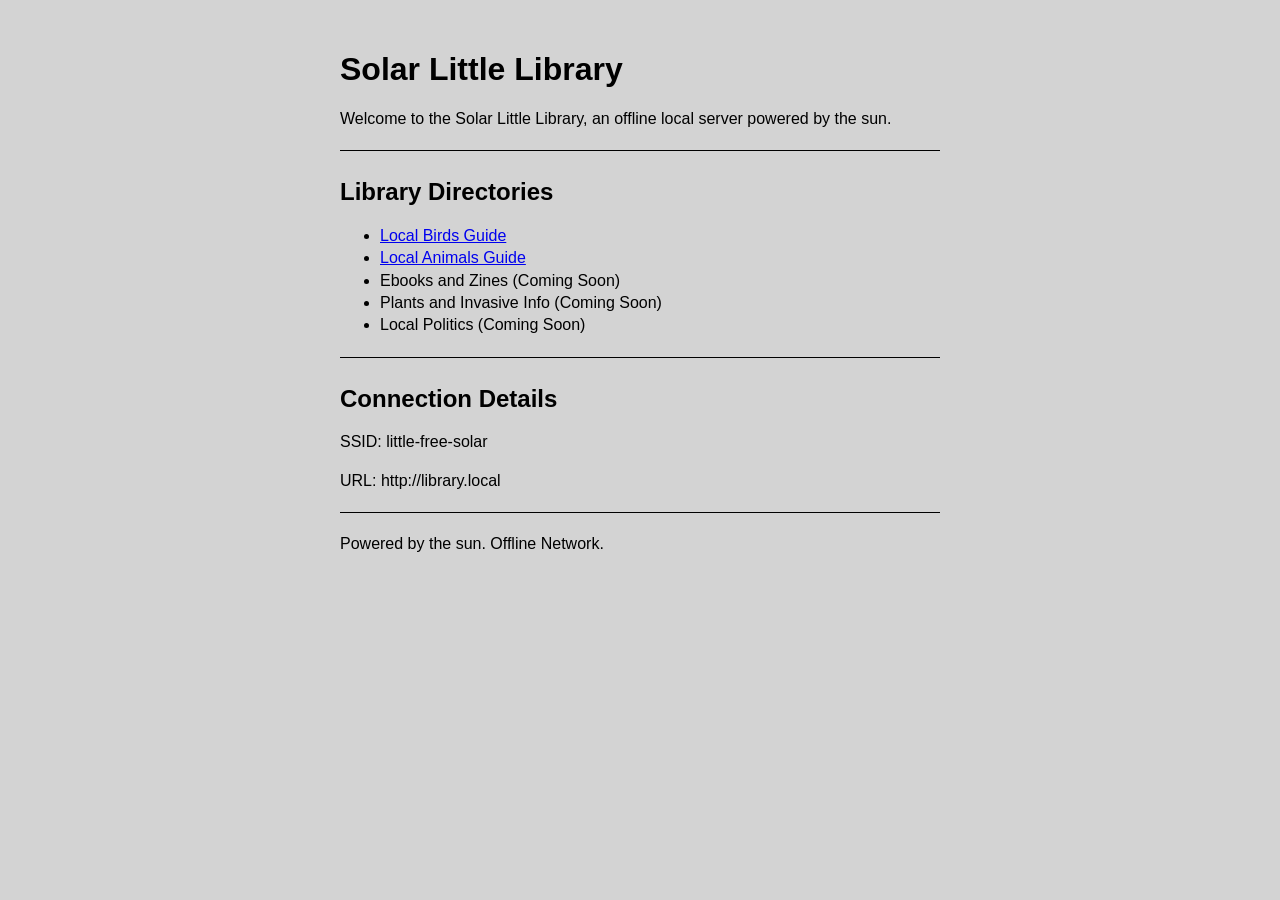
<file: metro/index.html>
<!DOCTYPE html>
<html>
<head>
    <meta name="viewport" content="width=device-width, initial-scale=1.0">
    <title>Solar Little Library</title>
    <link rel="stylesheet" href="style.css">
</head>
<body>
    <h1>Solar Little Library</h1>
    <p>Welcome to the Solar Little Library, an offline local server powered by the sun.</p>

    <hr>

    <h2>Library Directories</h2>
    <ul>
        <li><a href="birds.html">Local Birds Guide</a></li>
        <li><a href="animals.html">Local Animals Guide</a></li>
        <li>Ebooks and Zines (Coming Soon)</li>
        <li>Plants and Invasive Info (Coming Soon)</li>
        <li>Local Politics (Coming Soon)</li>
    </ul>

    <hr>

    <h2>Connection Details</h2>
    <p>SSID: little-free-solar</p>
    <p>URL: http://library.local</p>

    <hr>
    <p>Powered by the sun. Offline Network.</p>
</body>
</html>
</file>
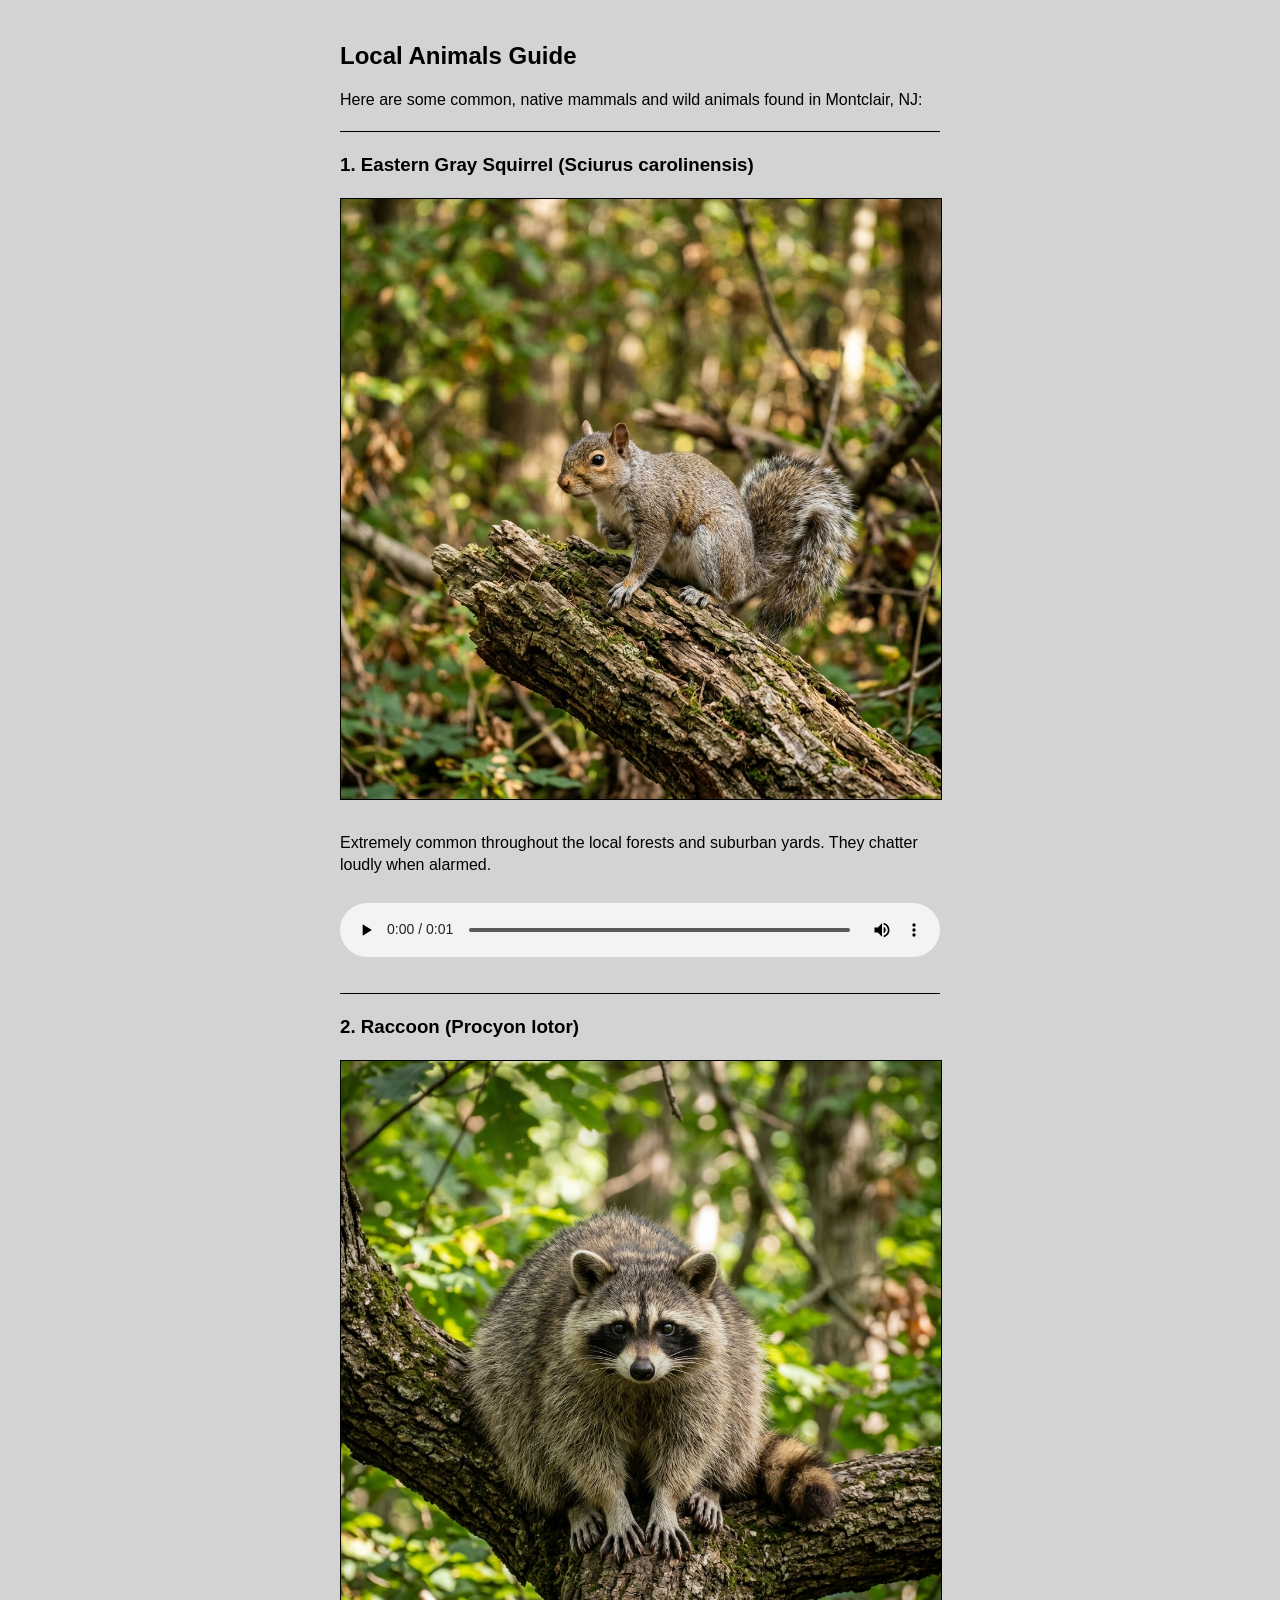
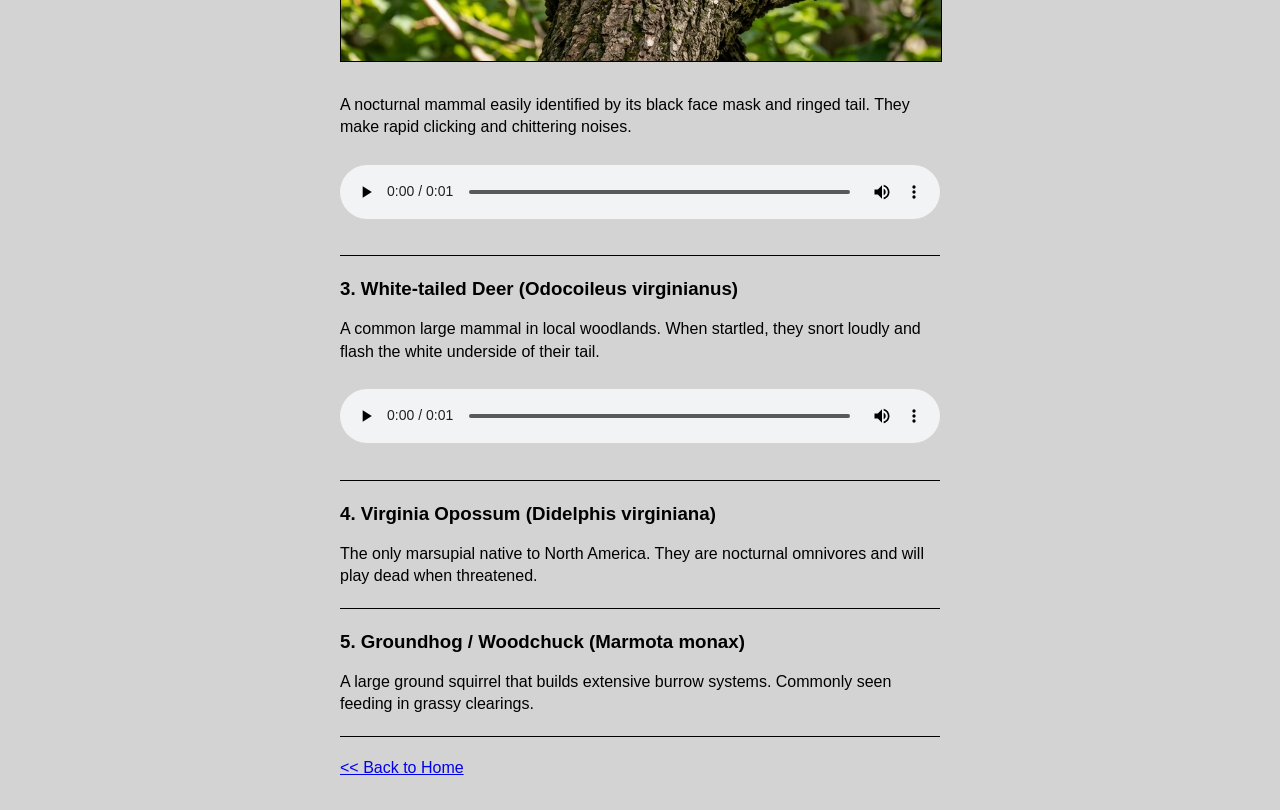
<file: metro/animals.html>
<!DOCTYPE html>
<html>
<head>
    <meta name="viewport" content="width=device-width, initial-scale=1.0">
    <title>Local Animals Guide</title>
    <link rel="stylesheet" href="style.css">
</head>
<body>
    <h2>Local Animals Guide</h2>
    <p>Here are some common, native mammals and wild animals found in Montclair, NJ:</p>

    <hr>

    <h3>1. Eastern Gray Squirrel (Sciurus carolinensis)</h3>
    <img src="squirrel.jpg" alt="Eastern Gray Squirrel">
    <p>Extremely common throughout the local forests and suburban yards. They chatter loudly when alarmed.</p>
    <audio controls>
        <source src="sounds/squirrel.wav" type="audio/wav">
        Your browser does not support the audio element.
    </audio>

    <hr>

    <h3>2. Raccoon (Procyon lotor)</h3>
    <img src="raccoon.jpg" alt="Raccoon">
    <p>A nocturnal mammal easily identified by its black face mask and ringed tail. They make rapid clicking and chittering noises.</p>
    <audio controls>
        <source src="sounds/raccoon.wav" type="audio/wav">
        Your browser does not support the audio element.
    </audio>

    <hr>

    <h3>3. White-tailed Deer (Odocoileus virginianus)</h3>
    <p>A common large mammal in local woodlands. When startled, they snort loudly and flash the white underside of their tail.</p>
    <audio controls>
        <source src="sounds/deer.wav" type="audio/wav">
        Your browser does not support the audio element.
    </audio>

    <hr>

    <h3>4. Virginia Opossum (Didelphis virginiana)</h3>
    <p>The only marsupial native to North America. They are nocturnal omnivores and will play dead when threatened.</p>

    <hr>

    <h3>5. Groundhog / Woodchuck (Marmota monax)</h3>
    <p>A large ground squirrel that builds extensive burrow systems. Commonly seen feeding in grassy clearings.</p>

    <hr>

    <p><a href="index.html">&lt;&lt; Back to Home</a></p>
</body>
</html>
</file>
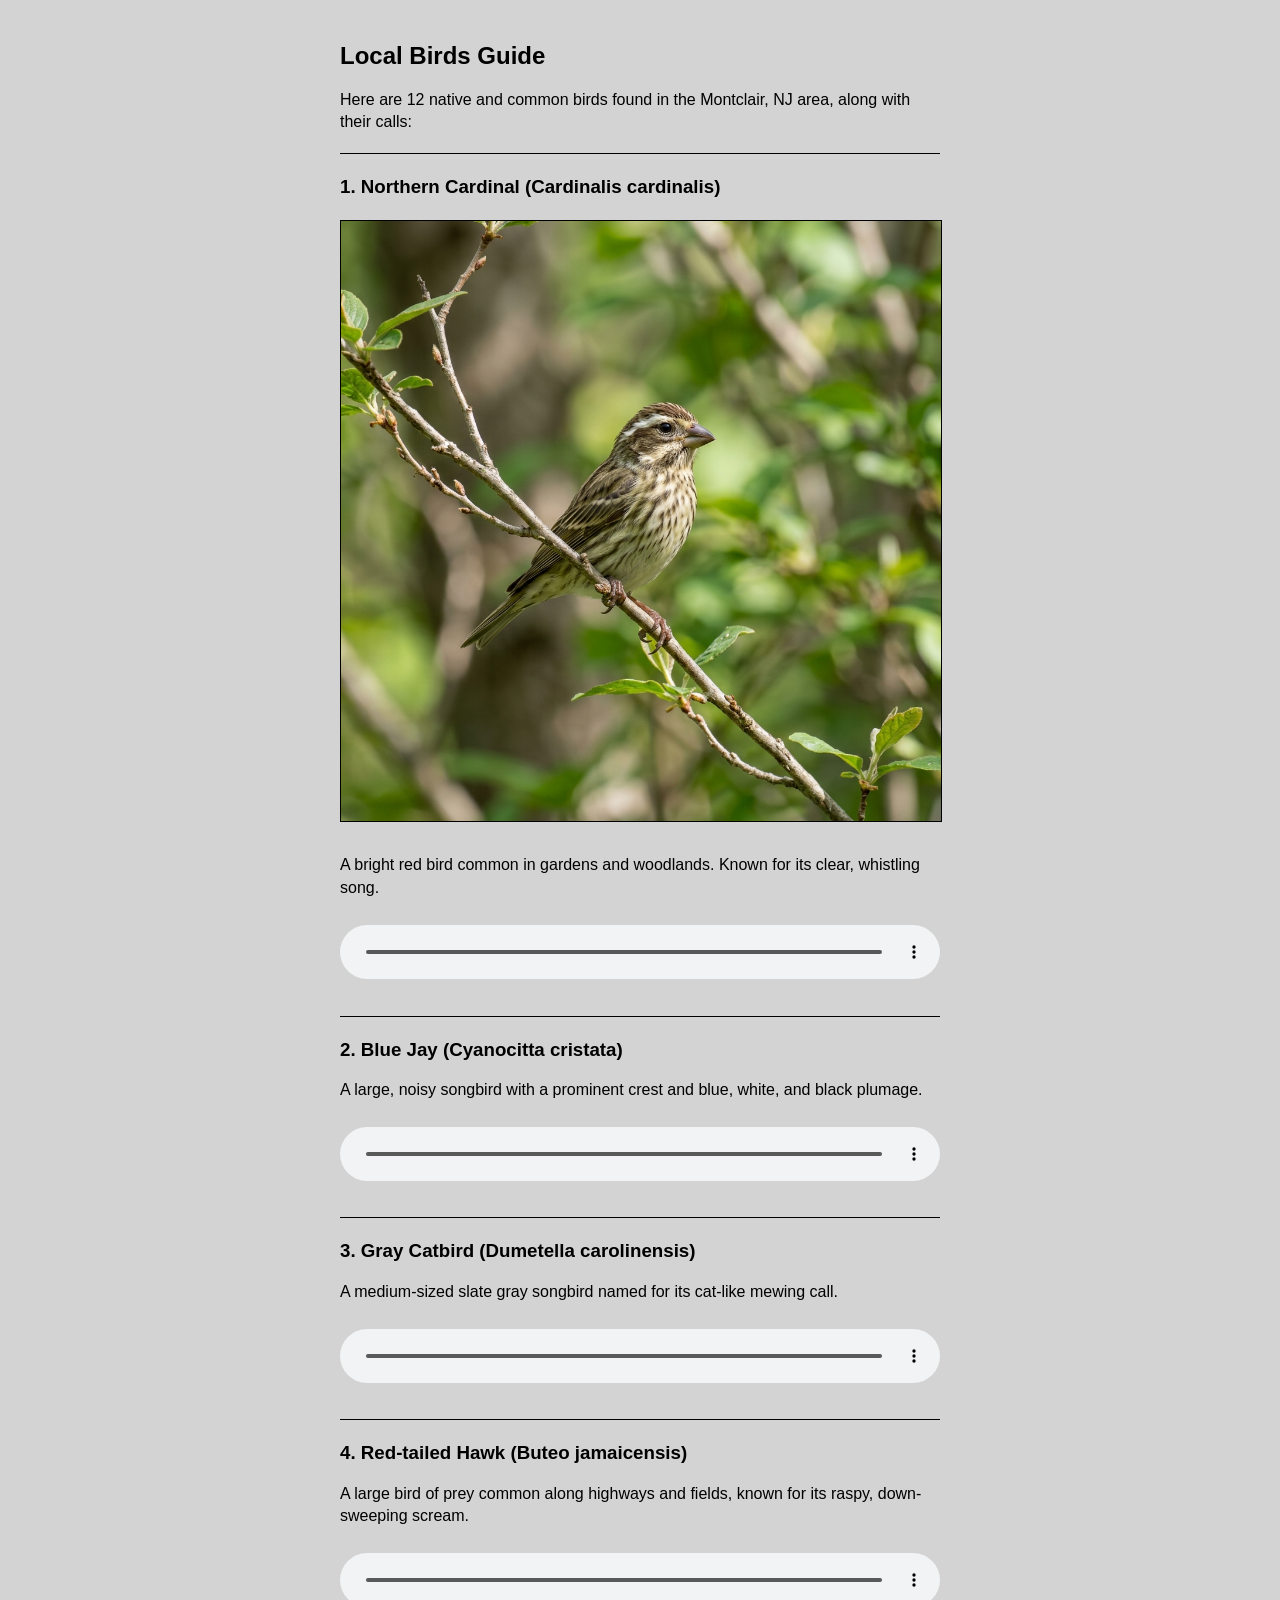
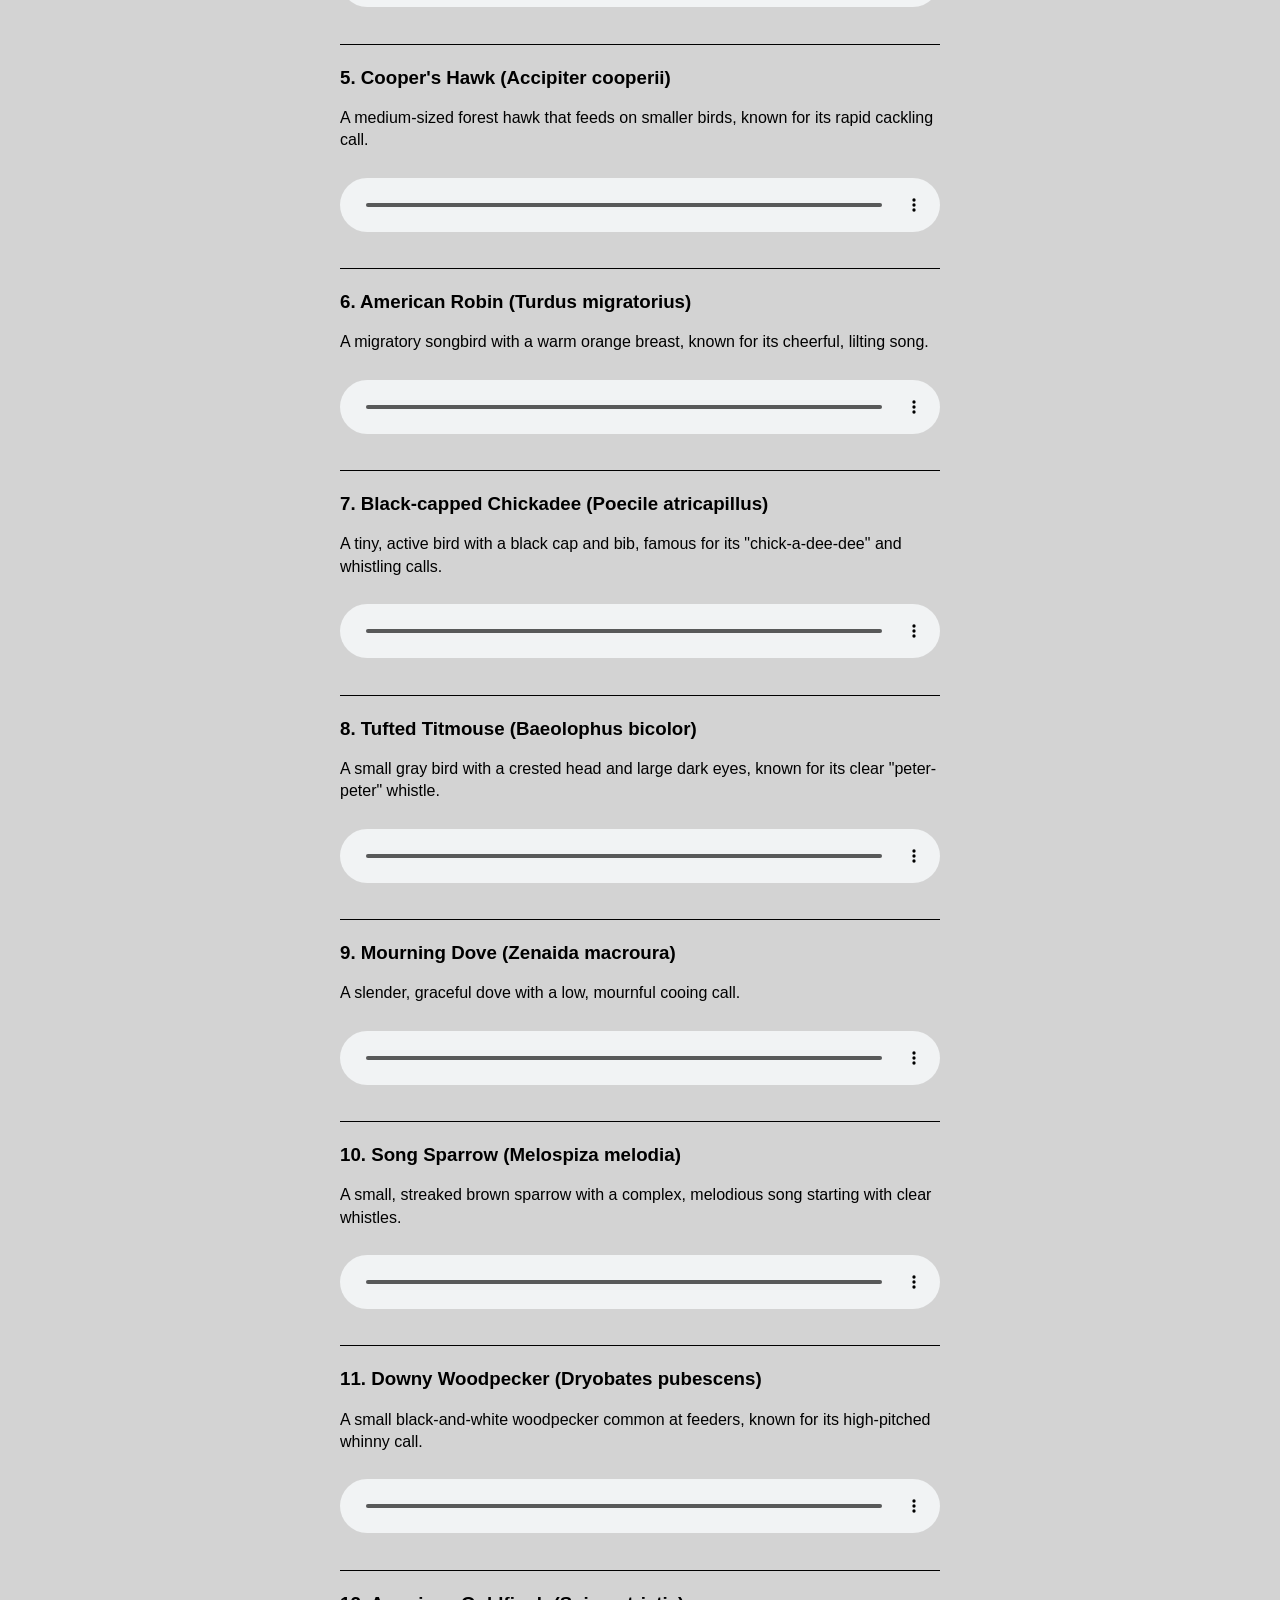
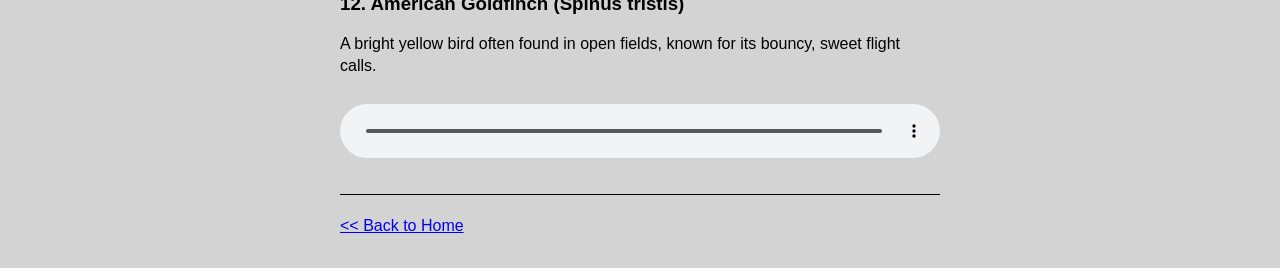
<file: metro/birds.html>
<!DOCTYPE html>
<html>
<head>
    <meta name="viewport" content="width=device-width, initial-scale=1.0">
    <title>Local Birds Guide</title>
    <link rel="stylesheet" href="style.css">
</head>
<body>
    <h2>Local Birds Guide</h2>
    <p>Here are 12 native and common birds found in the Montclair, NJ area, along with their calls:</p>

    <hr>

    <h3>1. Northern Cardinal (Cardinalis cardinalis)</h3>
    <img src="test.jpg" alt="Northern Cardinal / Songbird">
    <p>A bright red bird common in gardens and woodlands. Known for its clear, whistling song.</p>
    <audio controls>
        <source src="sounds/cardinal.wav" type="audio/wav">
        Your browser does not support the audio element.
    </audio>

    <hr>

    <h3>2. Blue Jay (Cyanocitta cristata)</h3>
    <p>A large, noisy songbird with a prominent crest and blue, white, and black plumage.</p>
    <audio controls>
        <source src="sounds/bluejay.wav" type="audio/wav">
        Your browser does not support the audio element.
    </audio>

    <hr>

    <h3>3. Gray Catbird (Dumetella carolinensis)</h3>
    <p>A medium-sized slate gray songbird named for its cat-like mewing call.</p>
    <audio controls>
        <source src="sounds/catbird.wav" type="audio/wav">
        Your browser does not support the audio element.
    </audio>

    <hr>

    <h3>4. Red-tailed Hawk (Buteo jamaicensis)</h3>
    <p>A large bird of prey common along highways and fields, known for its raspy, down-sweeping scream.</p>
    <audio controls>
        <source src="sounds/redtailedhawk.wav" type="audio/wav">
        Your browser does not support the audio element.
    </audio>

    <hr>

    <h3>5. Cooper's Hawk (Accipiter cooperii)</h3>
    <p>A medium-sized forest hawk that feeds on smaller birds, known for its rapid cackling call.</p>
    <audio controls>
        <source src="sounds/coopershawk.wav" type="audio/wav">
        Your browser does not support the audio element.
    </audio>

    <hr>

    <h3>6. American Robin (Turdus migratorius)</h3>
    <p>A migratory songbird with a warm orange breast, known for its cheerful, lilting song.</p>
    <audio controls>
        <source src="sounds/robin.wav" type="audio/wav">
        Your browser does not support the audio element.
    </audio>

    <hr>

    <h3>7. Black-capped Chickadee (Poecile atricapillus)</h3>
    <p>A tiny, active bird with a black cap and bib, famous for its "chick-a-dee-dee" and whistling calls.</p>
    <audio controls>
        <source src="sounds/chickadee.wav" type="audio/wav">
        Your browser does not support the audio element.
    </audio>

    <hr>

    <h3>8. Tufted Titmouse (Baeolophus bicolor)</h3>
    <p>A small gray bird with a crested head and large dark eyes, known for its clear "peter-peter" whistle.</p>
    <audio controls>
        <source src="sounds/titmouse.wav" type="audio/wav">
        Your browser does not support the audio element.
    </audio>

    <hr>

    <h3>9. Mourning Dove (Zenaida macroura)</h3>
    <p>A slender, graceful dove with a low, mournful cooing call.</p>
    <audio controls>
        <source src="sounds/mourningdove.wav" type="audio/wav">
        Your browser does not support the audio element.
    </audio>

    <hr>

    <h3>10. Song Sparrow (Melospiza melodia)</h3>
    <p>A small, streaked brown sparrow with a complex, melodious song starting with clear whistles.</p>
    <audio controls>
        <source src="sounds/songsparrow.wav" type="audio/wav">
        Your browser does not support the audio element.
    </audio>

    <hr>

    <h3>11. Downy Woodpecker (Dryobates pubescens)</h3>
    <p>A small black-and-white woodpecker common at feeders, known for its high-pitched whinny call.</p>
    <audio controls>
        <source src="sounds/woodpecker.wav" type="audio/wav">
        Your browser does not support the audio element.
    </audio>

    <hr>

    <h3>12. American Goldfinch (Spinus tristis)</h3>
    <p>A bright yellow bird often found in open fields, known for its bouncy, sweet flight calls.</p>
    <audio controls>
        <source src="sounds/goldfinch.wav" type="audio/wav">
        Your browser does not support the audio element.
    </audio>

    <hr>

    <p><a href="index.html">&lt;&lt; Back to Home</a></p>
</body>
</html>
</file>
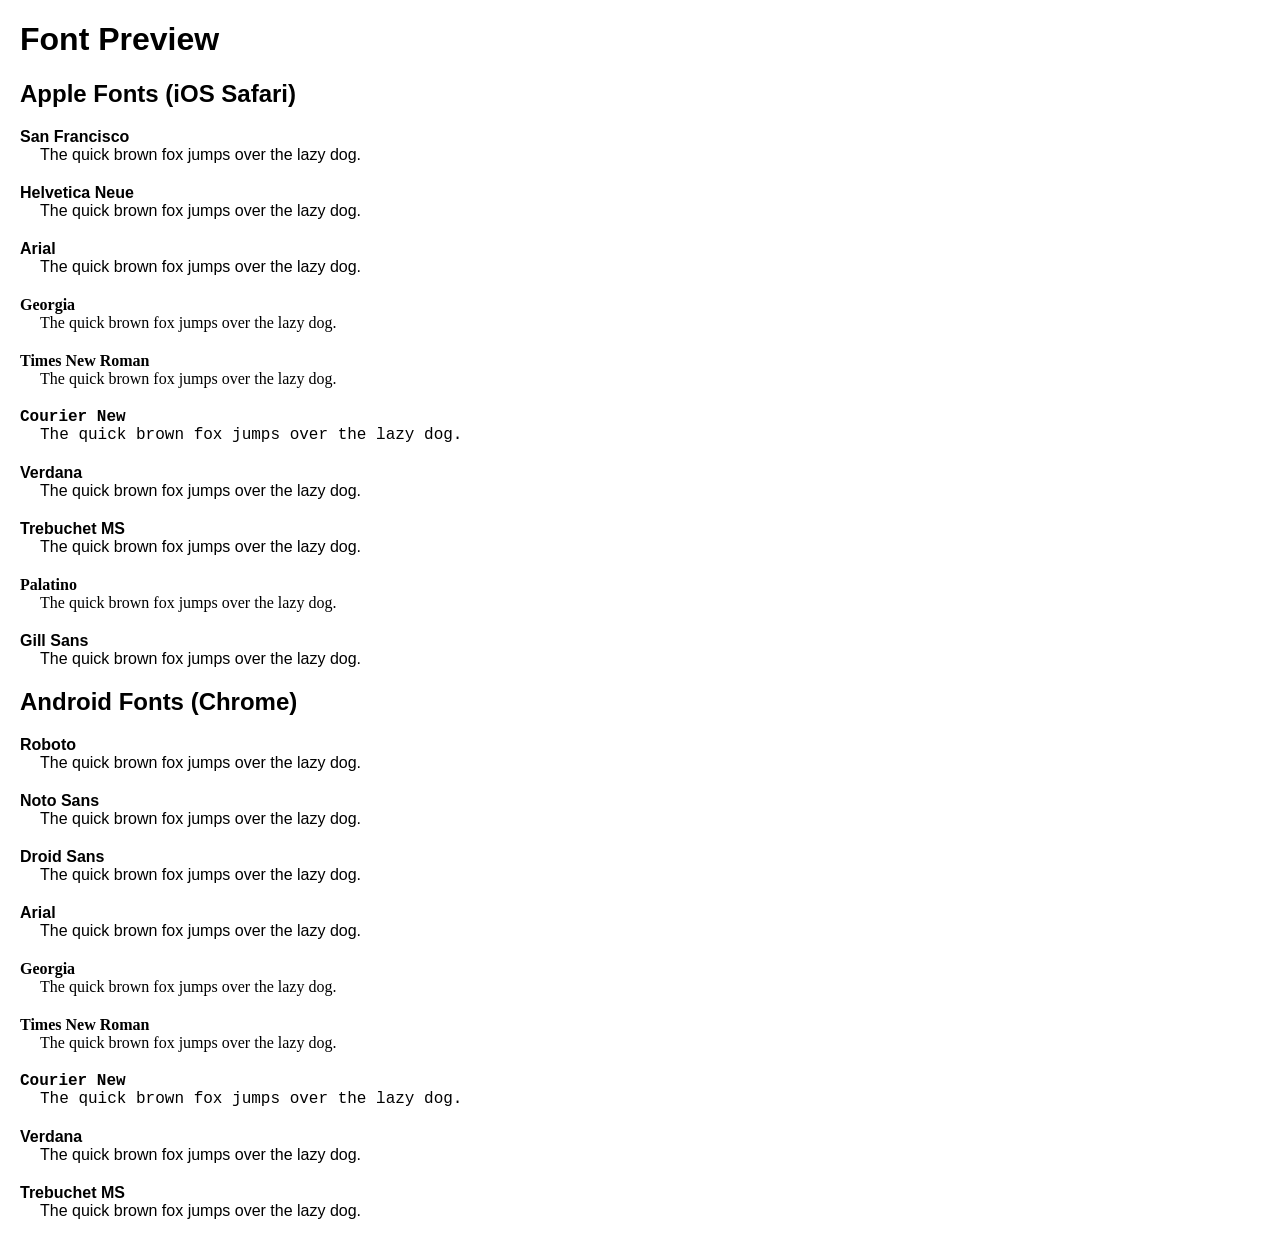
<file: working/mobile_browser_fonts.html>
<!DOCTYPE html>
<html lang="en">
<head>
    <meta charset="UTF-8">
    <meta name="viewport" content="width=device-width, initial-scale=1.0">
    <title>Font Preview</title>
    <style>
        body {
            font-family: Arial, sans-serif;
            margin: 20px;
        }
        .font-sample {
            margin-bottom: 20px;
        }
        .font-name {
            font-weight: bold;
        }
        .font-example {
            margin-left: 20px;
        }
    </style>
</head>
<body>
    <h1>Font Preview</h1>

    <!-- Apple Fonts -->
    <h2>Apple Fonts (iOS Safari)</h2>
    <div class="font-sample" style="font-family: 'San Francisco', sans-serif;">
        <div class="font-name">San Francisco</div>
        <div class="font-example">The quick brown fox jumps over the lazy dog.</div>
    </div>
    <div class="font-sample" style="font-family: 'Helvetica Neue', sans-serif;">
        <div class="font-name">Helvetica Neue</div>
        <div class="font-example">The quick brown fox jumps over the lazy dog.</div>
    </div>
    <div class="font-sample" style="font-family: Arial, sans-serif;">
        <div class="font-name">Arial</div>
        <div class="font-example">The quick brown fox jumps over the lazy dog.</div>
    </div>
    <div class="font-sample" style="font-family: Georgia, serif;">
        <div class="font-name">Georgia</div>
        <div class="font-example">The quick brown fox jumps over the lazy dog.</div>
    </div>
    <div class="font-sample" style="font-family: 'Times New Roman', serif;">
        <div class="font-name">Times New Roman</div>
        <div class="font-example">The quick brown fox jumps over the lazy dog.</div>
    </div>
    <div class="font-sample" style="font-family: 'Courier New', monospace;">
        <div class="font-name">Courier New</div>
        <div class="font-example">The quick brown fox jumps over the lazy dog.</div>
    </div>
    <div class="font-sample" style="font-family: Verdana, sans-serif;">
        <div class="font-name">Verdana</div>
        <div class="font-example">The quick brown fox jumps over the lazy dog.</div>
    </div>
    <div class="font-sample" style="font-family: 'Trebuchet MS', sans-serif;">
        <div class="font-name">Trebuchet MS</div>
        <div class="font-example">The quick brown fox jumps over the lazy dog.</div>
    </div>
    <div class="font-sample" style="font-family: Palatino, serif;">
        <div class="font-name">Palatino</div>
        <div class="font-example">The quick brown fox jumps over the lazy dog.</div>
    </div>
    <div class="font-sample" style="font-family: 'Gill Sans', sans-serif;">
        <div class="font-name">Gill Sans</div>
        <div class="font-example">The quick brown fox jumps over the lazy dog.</div>
    </div>

    <!-- Android Fonts -->
    <h2>Android Fonts (Chrome)</h2>
    <div class="font-sample" style="font-family: Roboto, sans-serif;">
        <div class="font-name">Roboto</div>
        <div class="font-example">The quick brown fox jumps over the lazy dog.</div>
    </div>
    <div class="font-sample" style="font-family: 'Noto Sans', sans-serif;">
        <div class="font-name">Noto Sans</div>
        <div class="font-example">The quick brown fox jumps over the lazy dog.</div>
    </div>
    <div class="font-sample" style="font-family: 'Droid Sans', sans-serif;">
        <div class="font-name">Droid Sans</div>
        <div class="font-example">The quick brown fox jumps over the lazy dog.</div>
    </div>
    <div class="font-sample" style="font-family: Arial, sans-serif;">
        <div class="font-name">Arial</div>
        <div class="font-example">The quick brown fox jumps over the lazy dog.</div>
    </div>
    <div class="font-sample" style="font-family: Georgia, serif;">
        <div class="font-name">Georgia</div>
        <div class="font-example">The quick brown fox jumps over the lazy dog.</div>
    </div>
    <div class="font-sample" style="font-family: 'Times New Roman', serif;">
        <div class="font-name">Times New Roman</div>
        <div class="font-example">The quick brown fox jumps over the lazy dog.</div>
    </div>
    <div class="font-sample" style="font-family: 'Courier New', monospace;">
        <div class="font-name">Courier New</div>
        <div class="font-example">The quick brown fox jumps over the lazy dog.</div>
    </div>
    <div class="font-sample" style="font-family: Verdana, sans-serif;">
        <div class="font-name">Verdana</div>
        <div class="font-example">The quick brown fox jumps over the lazy dog.</div>
    </div>
    <div class="font-sample" style="font-family: 'Trebuchet MS', sans-serif;">
        <div class="font-name">Trebuchet MS</div>
        <div class="font-example">The quick brown fox jumps over the lazy dog.</div>
    </div>
</body>
</html>
</file>
<file: metro/style.css>
body {
    background-color: #d3d3d3; /* Classic retro grey background */
    color: #000000;            /* Black text */
    font-family: -apple-system, BlinkMacSystemFont, "Segoe UI", Roboto, Helvetica, Arial, sans-serif; /* Normal font */
    margin: 0 auto;
    max-width: 600px;          /* Restrict width to look good on phones */
    padding: 15px;
    line-height: 1.4;
}
h1, h2, h3 {
    margin-top: 1em;
    margin-bottom: 0.5em;
    font-weight: bold;
}
pre {
    background-color: #e0e0e0;
    border: 1px solid #a0a0a0;
    padding: 10px;
    overflow-x: auto;
    white-space: pre-wrap;     /* Wrap text on mobile screens */
    word-wrap: break-word;
}
a:link {
    color: #0000ee;            /* Retro blue link */
    text-decoration: underline;
}
a:visited {
    color: #551a8b;            /* Purple visited link */
}
a:active {
    color: #ff0000;            /* Red active link */
}
img {
    max-width: 100%;           /* Fit image to mobile screen width */
    height: auto;
    border: 1px solid #000000;
    margin: 10px 0;
}
audio {
    width: 100%;               /* Audio bar spans full width on mobile */
    margin: 10px 0;
}
hr {
    border: 0;
    border-top: 1px solid #000000;
    margin: 20px 0;
}
</file>
